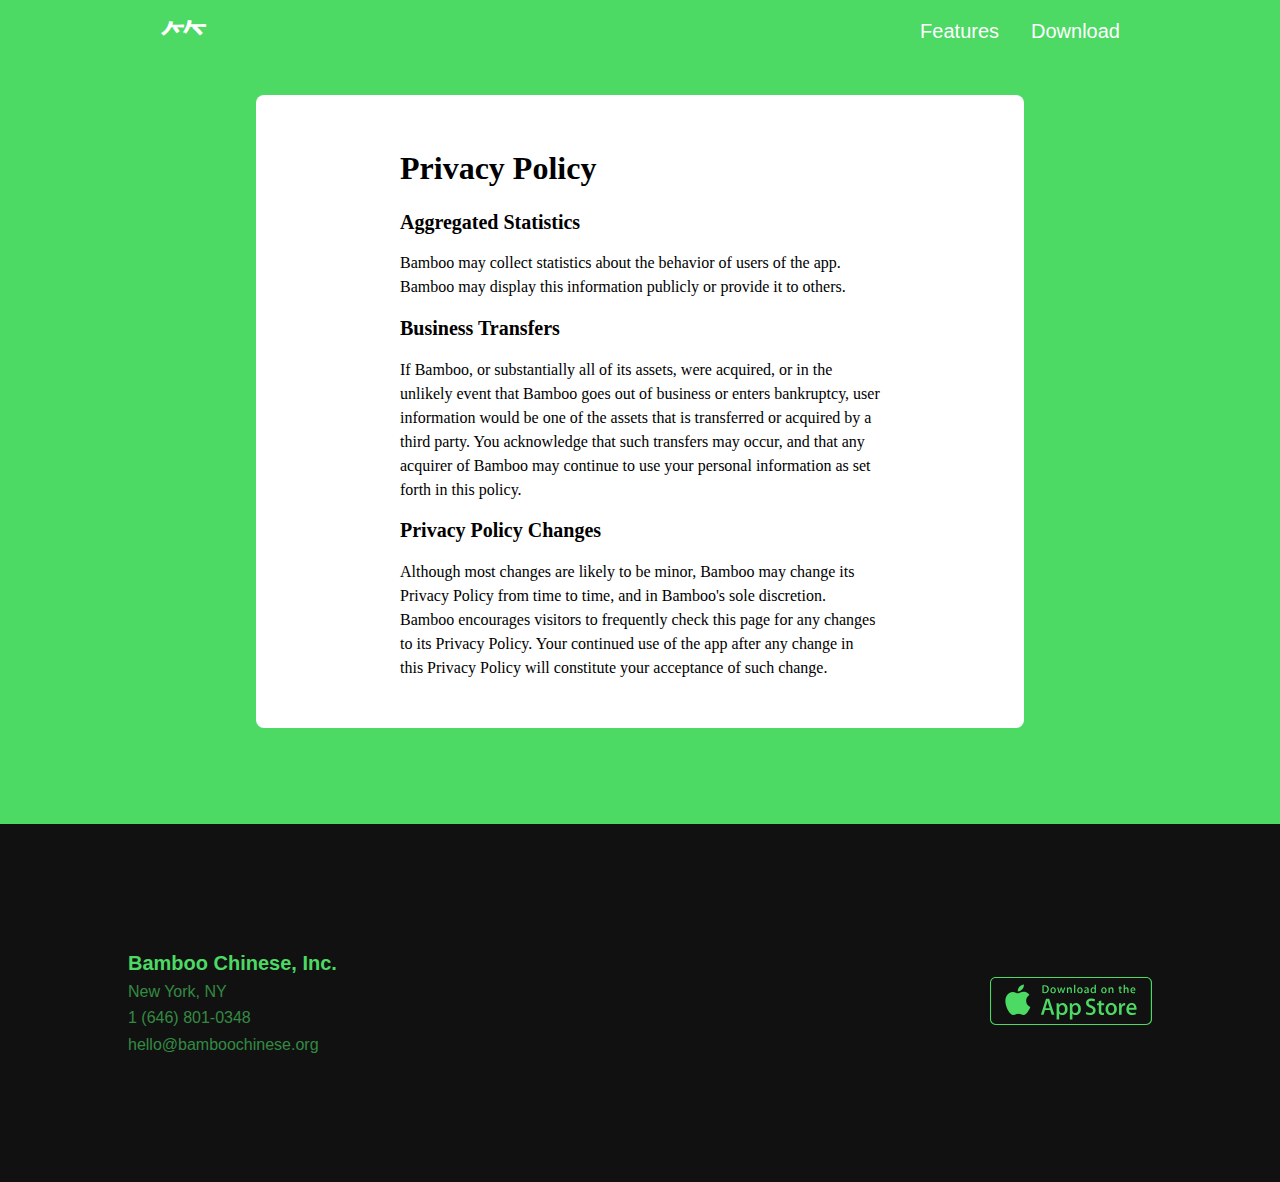
<file: privacy/index.html>
<!doctype html>
<html lang="en">
  <head>
    <meta charset="utf-8">
    <meta name="viewport" content="width=device-width, initial-scale=1, shrink-to-fit=no">
    <meta name="theme-color" content="#4cd964">
    <link rel="stylesheet" href="../tachyons.min.css"/>
    <link rel="manifest" href="../manifest.json">
    <link rel="shortcut icon" href="../favicon.ico">
    <title>Bamboo Chinese - Learn to Read and Write Characters</title>
    <style>
      html {
        background: -webkit-gradient(
            linear,
            left top,
            left bottom,
            color-stop(0.5, #111111),
            color-stop(0.5, #4cd964)
        );
        background: -o-linear-gradient(bottom, #111111 50%, #4cd964 50%);
        background: -moz-linear-gradient(bottom, #111111 50%, #4cd964 50%);
        background: -webkit-linear-gradient(bottom, #111111 50%, #4cd964 50%);
        background: -ms-linear-gradient(bottom, #111111 50%, #4cd964 50%);
        background: linear-gradient(to bottom, #111111 50%, #4cd964 50%);
      }
      .bg-green {
        background-color: #4cd964;
      }
      .green {
        color: #4cd964;
      }
      .bg-blue {
        background-color: #007AFF;
      }
      .blue {
        color: #007AFF;
      }
      .bg-gold {
        background-color: #ffcc00;
      }
      .bg-purple {
        background-color: #5856d6;
      }
      .w-iphone {
        min-width: 287px;
        width: 287px;
      }
      .h-iphone {
        min-height: 511px;
        height: 511px;
      }
      .w55 {
        width: 20rem;
      }
      .mbn5 {
        margin-bottom: -8rem;
      }
      .hover-bg-dark-blue:hover {
        background-color: #1a87ff
      }
      .br5 {
        border-top-left-radius: 2.5rem;
        border-top-right-radius: 2.5rem;
      }
      .shadow-iphone {
        box-shadow: 0px 0px 20px 0px rgba(0,0,0,0.125); 
      }
      .bg-clear {
        background-color: rgba(0,0,0,0.125);
      }
      .h25 {
        height: 3rem;
      }
    </style>
  </head>
  <body class="bg-white white sans-serif">
    <div class="bg-green">
      <div class="green-gradient">
      <header class="ph4 mw8 center pt0-ns pt4 flex flex-row-ns flex-column justify-between items-center">
          <a class="link f1 fw5 white h2" href="/">
            ⺮
          </a>
          <ul class="pl0 f4 fw5 sans-serif white flex-ns flex-row list justify-between items-center dn">
            <li class="pointer pa0">
              <a class="link white" href="../#features">
                Features
              </a>
            </li>
            <li class="pointer pa0 ml4">
              Download
            </li>
          </ul>
      </header>

      <div class="ph4-ns pv4 serif black lh-copy">
        <div class="bg-white mw7 br3-ns mb5 center pa4">
        <div class="measure center lh-title">
        <h1>Privacy Policy</h1>
        <h2 class="f4">Aggregated Statistics</h2>
        <p class="lh-copy">
Bamboo may collect statistics about the behavior of users of the app. Bamboo may display this information publicly or provide it to others.</p>

        <h2 class="f4">Business Transfers</h2>
<p class="lh-copy">If Bamboo, or substantially all of its assets, were acquired, or in the unlikely event that Bamboo goes out of business or enters bankruptcy, user information would be one of the assets that is transferred or acquired by a third party. You acknowledge that such transfers may occur, and that any acquirer of Bamboo may continue to use your personal information as set forth in this policy.</p>
        <h2 class="f4">Privacy Policy Changes</h2>
        <p class="lh-copy">
Although most changes are likely to be minor, Bamboo may change its Privacy Policy from time to time, and in Bamboo's sole discretion. Bamboo encourages visitors to frequently check this page for any changes to its Privacy Policy. Your continued use of the app after any change in this Privacy Policy will constitute your acceptance of such change.</p>
</div>
      </div>
    </div>

      

      <footer class="pv6 ph4 bg-near-black white">
        <div class="mw8 mh4 w-100 center flex flex-row-ns flex-column items-center justify-between">
          <div class="flex-column tl-ns tc">
            <p class="mv0 fw6 f4 sans-serif pb2 green">Bamboo Chinese, Inc.</p>
            <p class="mv0 f5 fw5 o-60 sans-serif pb2 green">New York, NY</p>
            <a href="tel:16468010348" class="db no-underline f5 fw5 mb2 green o-60">1 (646) 801-0348</a>
            <a href="mailto:oliver@bamboochinese.org" class="no-underline f5 fw5 mv2 green o-60">hello@bamboochinese.org</a>
          </div>
          <div class="pointer mv0-ns mt5">
          <svg version="1.1" id="US_UK_Download_on_the" xmlns="http://www.w3.org/2000/svg" xmlns:xlink="http://www.w3.org/1999/xlink"
   x="0px" y="0px"  class="h25" viewBox="0 0 135 40" enable-background="new 0 0 135 40" xml:space="preserve">
<g>
  <path fill="#4cd964" d="M130.197,40H4.729C2.122,40,0,37.872,0,35.267V4.726C0,2.12,2.122,0,4.729,0h125.468
    C132.803,0,135,2.12,135,4.726v30.541C135,37.872,132.803,40,130.197,40L130.197,40z"/>
  <path fill="#111" d="M134.032,35.268c0,2.116-1.714,3.83-3.834,3.83H4.729c-2.119,0-3.839-1.714-3.839-3.83V4.725
    c0-2.115,1.72-3.835,3.839-3.835h125.468c2.121,0,3.834,1.72,3.834,3.835L134.032,35.268L134.032,35.268z"/>
  <g>
    <g>
      <path fill="#4cd964" d="M30.128,19.784c-0.029-3.223,2.639-4.791,2.761-4.864c-1.511-2.203-3.853-2.504-4.676-2.528
        c-1.967-0.207-3.875,1.177-4.877,1.177c-1.022,0-2.565-1.157-4.228-1.123c-2.14,0.033-4.142,1.272-5.24,3.196
        c-2.266,3.923-0.576,9.688,1.595,12.859c1.086,1.553,2.355,3.287,4.016,3.226c1.625-0.067,2.232-1.036,4.193-1.036
        c1.943,0,2.513,1.036,4.207,0.997c1.744-0.028,2.842-1.56,3.89-3.127c1.255-1.78,1.759-3.533,1.779-3.623
        C33.507,24.924,30.161,23.647,30.128,19.784z"/>
      <path fill="#4cd964" d="M26.928,10.306c0.874-1.093,1.472-2.58,1.306-4.089c-1.265,0.056-2.847,0.875-3.758,1.944
        c-0.806,0.942-1.526,2.486-1.34,3.938C24.557,12.205,26.016,11.382,26.928,10.306z"/>
    </g>
  </g>
  <g>
    <path fill="#4cd964" d="M53.645,31.504h-2.271l-1.244-3.909h-4.324l-1.185,3.909h-2.211l4.284-13.308h2.646L53.645,31.504z
       M49.755,25.955L48.63,22.48c-0.119-0.355-0.342-1.191-0.671-2.507h-0.04c-0.131,0.566-0.342,1.402-0.632,2.507l-1.105,3.475
      H49.755z"/>
    <path fill="#4cd964" d="M64.662,26.588c0,1.632-0.441,2.922-1.323,3.869c-0.79,0.843-1.771,1.264-2.942,1.264
      c-1.264,0-2.172-0.454-2.725-1.362h-0.04v5.055h-2.132V25.067c0-1.026-0.027-2.079-0.079-3.159h1.875l0.119,1.521h0.04
      c0.711-1.146,1.79-1.718,3.238-1.718c1.132,0,2.077,0.447,2.833,1.342C64.284,23.949,64.662,25.127,64.662,26.588z M62.49,26.666
      c0-0.934-0.21-1.704-0.632-2.31c-0.461-0.632-1.08-0.948-1.856-0.948c-0.526,0-1.004,0.176-1.431,0.523
      c-0.428,0.35-0.708,0.807-0.839,1.373c-0.066,0.264-0.099,0.48-0.099,0.65v1.6c0,0.698,0.214,1.287,0.642,1.768
      s0.984,0.721,1.668,0.721c0.803,0,1.428-0.31,1.875-0.928C62.266,28.496,62.49,27.68,62.49,26.666z"/>
    <path fill="#4cd964" d="M75.699,26.588c0,1.632-0.441,2.922-1.324,3.869c-0.789,0.843-1.77,1.264-2.941,1.264
      c-1.264,0-2.172-0.454-2.724-1.362H68.67v5.055h-2.132V25.067c0-1.026-0.027-2.079-0.079-3.159h1.875l0.119,1.521h0.04
      c0.71-1.146,1.789-1.718,3.238-1.718c1.131,0,2.076,0.447,2.834,1.342C75.32,23.949,75.699,25.127,75.699,26.588z M73.527,26.666
      c0-0.934-0.211-1.704-0.633-2.31c-0.461-0.632-1.078-0.948-1.855-0.948c-0.527,0-1.004,0.176-1.432,0.523
      c-0.428,0.35-0.707,0.807-0.838,1.373c-0.065,0.264-0.099,0.48-0.099,0.65v1.6c0,0.698,0.214,1.287,0.64,1.768
      c0.428,0.48,0.984,0.721,1.67,0.721c0.803,0,1.428-0.31,1.875-0.928C73.303,28.496,73.527,27.68,73.527,26.666z"/>
    <path fill="#4cd964" d="M88.039,27.772c0,1.132-0.393,2.053-1.182,2.764c-0.867,0.777-2.074,1.165-3.625,1.165
      c-1.432,0-2.58-0.276-3.449-0.829l0.494-1.777c0.936,0.566,1.963,0.85,3.082,0.85c0.803,0,1.428-0.182,1.877-0.544
      c0.447-0.362,0.67-0.848,0.67-1.454c0-0.54-0.184-0.995-0.553-1.364c-0.367-0.369-0.98-0.712-1.836-1.029
      c-2.33-0.869-3.494-2.142-3.494-3.816c0-1.094,0.408-1.991,1.225-2.689c0.814-0.699,1.9-1.048,3.258-1.048
      c1.211,0,2.217,0.211,3.02,0.632l-0.533,1.738c-0.75-0.408-1.598-0.612-2.547-0.612c-0.75,0-1.336,0.185-1.756,0.553
      c-0.355,0.329-0.533,0.73-0.533,1.205c0,0.526,0.203,0.961,0.611,1.303c0.355,0.316,1,0.658,1.936,1.027
      c1.145,0.461,1.986,1,2.527,1.618C87.77,26.081,88.039,26.852,88.039,27.772z"/>
    <path fill="#4cd964" d="M95.088,23.508h-2.35v4.659c0,1.185,0.414,1.777,1.244,1.777c0.381,0,0.697-0.033,0.947-0.099l0.059,1.619
      c-0.42,0.157-0.973,0.236-1.658,0.236c-0.842,0-1.5-0.257-1.975-0.77c-0.473-0.514-0.711-1.376-0.711-2.587v-4.837h-1.4v-1.6h1.4
      v-1.757l2.094-0.632v2.389h2.35V23.508z"/>
    <path fill="#4cd964" d="M105.691,26.627c0,1.475-0.422,2.686-1.264,3.633c-0.883,0.975-2.055,1.461-3.516,1.461
      c-1.408,0-2.529-0.467-3.365-1.401s-1.254-2.113-1.254-3.534c0-1.487,0.43-2.705,1.293-3.652c0.861-0.948,2.023-1.422,3.484-1.422
      c1.408,0,2.541,0.467,3.396,1.402C105.283,24.021,105.691,25.192,105.691,26.627z M103.479,26.696
      c0-0.885-0.189-1.644-0.572-2.277c-0.447-0.766-1.086-1.148-1.914-1.148c-0.857,0-1.508,0.383-1.955,1.148
      c-0.383,0.634-0.572,1.405-0.572,2.317c0,0.885,0.189,1.644,0.572,2.276c0.461,0.766,1.105,1.148,1.936,1.148
      c0.814,0,1.453-0.39,1.914-1.168C103.281,28.347,103.479,27.58,103.479,26.696z"/>
    <path fill="#4cd964" d="M112.621,23.783c-0.211-0.039-0.436-0.059-0.672-0.059c-0.75,0-1.33,0.283-1.738,0.85
      c-0.355,0.5-0.533,1.132-0.533,1.895v5.035h-2.131l0.02-6.574c0-1.106-0.027-2.113-0.08-3.021h1.857l0.078,1.836h0.059
      c0.225-0.631,0.58-1.139,1.066-1.52c0.475-0.343,0.988-0.514,1.541-0.514c0.197,0,0.375,0.014,0.533,0.039V23.783z"/>
    <path fill="#4cd964" d="M122.156,26.252c0,0.382-0.025,0.704-0.078,0.967h-6.396c0.025,0.948,0.334,1.673,0.928,2.173
      c0.539,0.447,1.236,0.671,2.092,0.671c0.947,0,1.811-0.151,2.588-0.454l0.334,1.48c-0.908,0.396-1.98,0.593-3.217,0.593
      c-1.488,0-2.656-0.438-3.506-1.313c-0.848-0.875-1.273-2.05-1.273-3.524c0-1.447,0.395-2.652,1.186-3.613
      c0.828-1.026,1.947-1.539,3.355-1.539c1.383,0,2.43,0.513,3.141,1.539C121.873,24.047,122.156,25.055,122.156,26.252z
       M120.123,25.699c0.014-0.632-0.125-1.178-0.414-1.639c-0.369-0.593-0.936-0.889-1.699-0.889c-0.697,0-1.264,0.289-1.697,0.869
      c-0.355,0.461-0.566,1.014-0.631,1.658H120.123z"/>
  </g>
  <g>
    <g>
      <path fill="#4cd964" d="M49.05,10.009c0,1.177-0.353,2.063-1.058,2.658c-0.653,0.549-1.581,0.824-2.783,0.824
        c-0.596,0-1.106-0.026-1.533-0.078V6.982c0.557-0.09,1.157-0.136,1.805-0.136c1.145,0,2.008,0.249,2.59,0.747
        C48.723,8.156,49.05,8.961,49.05,10.009z M47.945,10.038c0-0.763-0.202-1.348-0.606-1.756c-0.404-0.407-0.994-0.611-1.771-0.611
        c-0.33,0-0.611,0.022-0.844,0.068v4.889c0.129,0.02,0.365,0.029,0.708,0.029c0.802,0,1.421-0.223,1.857-0.669
        S47.945,10.892,47.945,10.038z"/>
      <path fill="#4cd964" d="M54.909,11.037c0,0.725-0.207,1.319-0.621,1.785c-0.434,0.479-1.009,0.718-1.727,0.718
        c-0.692,0-1.243-0.229-1.654-0.689c-0.41-0.459-0.615-1.038-0.615-1.736c0-0.73,0.211-1.329,0.635-1.794s0.994-0.698,1.712-0.698
        c0.692,0,1.248,0.229,1.669,0.688C54.708,9.757,54.909,10.333,54.909,11.037z M53.822,11.071c0-0.435-0.094-0.808-0.281-1.119
        c-0.22-0.376-0.533-0.564-0.94-0.564c-0.421,0-0.741,0.188-0.961,0.564c-0.188,0.311-0.281,0.69-0.281,1.138
        c0,0.435,0.094,0.808,0.281,1.119c0.227,0.376,0.543,0.564,0.951,0.564c0.4,0,0.714-0.191,0.94-0.574
        C53.725,11.882,53.822,11.506,53.822,11.071z"/>
      <path fill="#4cd964" d="M62.765,8.719l-1.475,4.714h-0.96l-0.611-2.047c-0.155-0.511-0.281-1.019-0.379-1.523h-0.019
        c-0.091,0.518-0.217,1.025-0.379,1.523l-0.649,2.047h-0.971l-1.387-4.714h1.077l0.533,2.241c0.129,0.53,0.235,1.035,0.32,1.513
        h0.019c0.078-0.394,0.207-0.896,0.389-1.503l0.669-2.25h0.854l0.641,2.202c0.155,0.537,0.281,1.054,0.378,1.552h0.029
        c0.071-0.485,0.178-1.002,0.32-1.552l0.572-2.202H62.765z"/>
      <path fill="#4cd964" d="M68.198,13.433H67.15v-2.7c0-0.832-0.316-1.248-0.95-1.248c-0.311,0-0.562,0.114-0.757,0.343
        c-0.193,0.229-0.291,0.499-0.291,0.808v2.796h-1.048v-3.366c0-0.414-0.013-0.863-0.038-1.349h0.921l0.049,0.737h0.029
        c0.122-0.229,0.304-0.418,0.543-0.569c0.284-0.176,0.602-0.265,0.95-0.265c0.44,0,0.806,0.142,1.097,0.427
        c0.362,0.349,0.543,0.87,0.543,1.562V13.433z"/>
      <path fill="#4cd964" d="M71.088,13.433h-1.047V6.556h1.047V13.433z"/>
      <path fill="#4cd964" d="M77.258,11.037c0,0.725-0.207,1.319-0.621,1.785c-0.434,0.479-1.01,0.718-1.727,0.718
        c-0.693,0-1.244-0.229-1.654-0.689c-0.41-0.459-0.615-1.038-0.615-1.736c0-0.73,0.211-1.329,0.635-1.794s0.994-0.698,1.711-0.698
        c0.693,0,1.248,0.229,1.67,0.688C77.057,9.757,77.258,10.333,77.258,11.037z M76.17,11.071c0-0.435-0.094-0.808-0.281-1.119
        c-0.219-0.376-0.533-0.564-0.939-0.564c-0.422,0-0.742,0.188-0.961,0.564c-0.188,0.311-0.281,0.69-0.281,1.138
        c0,0.435,0.094,0.808,0.281,1.119c0.227,0.376,0.543,0.564,0.951,0.564c0.4,0,0.713-0.191,0.939-0.574
        C76.074,11.882,76.17,11.506,76.17,11.071z"/>
      <path fill="#4cd964" d="M82.33,13.433h-0.941l-0.078-0.543h-0.029c-0.322,0.433-0.781,0.65-1.377,0.65
        c-0.445,0-0.805-0.143-1.076-0.427c-0.246-0.258-0.369-0.579-0.369-0.96c0-0.576,0.24-1.015,0.723-1.319
        c0.482-0.304,1.16-0.453,2.033-0.446V10.3c0-0.621-0.326-0.931-0.979-0.931c-0.465,0-0.875,0.117-1.229,0.349l-0.213-0.688
        c0.438-0.271,0.979-0.407,1.617-0.407c1.232,0,1.85,0.65,1.85,1.95v1.736C82.262,12.78,82.285,13.155,82.33,13.433z
         M81.242,11.813v-0.727c-1.156-0.02-1.734,0.297-1.734,0.95c0,0.246,0.066,0.43,0.201,0.553c0.135,0.123,0.307,0.184,0.512,0.184
        c0.23,0,0.445-0.073,0.641-0.218c0.197-0.146,0.318-0.331,0.363-0.558C81.236,11.946,81.242,11.884,81.242,11.813z"/>
      <path fill="#4cd964" d="M88.285,13.433h-0.93l-0.049-0.757h-0.029c-0.297,0.576-0.803,0.864-1.514,0.864
        c-0.568,0-1.041-0.223-1.416-0.669s-0.562-1.025-0.562-1.736c0-0.763,0.203-1.381,0.611-1.853c0.395-0.44,0.879-0.66,1.455-0.66
        c0.633,0,1.076,0.213,1.328,0.64h0.02V6.556h1.049v5.607C88.248,12.622,88.26,13.045,88.285,13.433z M87.199,11.445v-0.786
        c0-0.136-0.01-0.246-0.029-0.33c-0.059-0.252-0.186-0.464-0.379-0.635c-0.195-0.171-0.43-0.257-0.701-0.257
        c-0.391,0-0.697,0.155-0.922,0.466c-0.223,0.311-0.336,0.708-0.336,1.193c0,0.466,0.107,0.844,0.322,1.135
        c0.227,0.31,0.533,0.465,0.916,0.465c0.344,0,0.619-0.129,0.828-0.388C87.1,12.069,87.199,11.781,87.199,11.445z"/>
      <path fill="#4cd964" d="M97.248,11.037c0,0.725-0.207,1.319-0.621,1.785c-0.434,0.479-1.008,0.718-1.727,0.718
        c-0.691,0-1.242-0.229-1.654-0.689c-0.41-0.459-0.615-1.038-0.615-1.736c0-0.73,0.211-1.329,0.635-1.794s0.994-0.698,1.713-0.698
        c0.691,0,1.248,0.229,1.668,0.688C97.047,9.757,97.248,10.333,97.248,11.037z M96.162,11.071c0-0.435-0.094-0.808-0.281-1.119
        c-0.221-0.376-0.533-0.564-0.941-0.564c-0.42,0-0.74,0.188-0.961,0.564c-0.188,0.311-0.281,0.69-0.281,1.138
        c0,0.435,0.094,0.808,0.281,1.119c0.227,0.376,0.543,0.564,0.951,0.564c0.4,0,0.715-0.191,0.941-0.574
        C96.064,11.882,96.162,11.506,96.162,11.071z"/>
      <path fill="#4cd964" d="M102.883,13.433h-1.047v-2.7c0-0.832-0.316-1.248-0.951-1.248c-0.311,0-0.562,0.114-0.756,0.343
        s-0.291,0.499-0.291,0.808v2.796h-1.049v-3.366c0-0.414-0.012-0.863-0.037-1.349h0.92l0.049,0.737h0.029
        c0.123-0.229,0.305-0.418,0.543-0.569c0.285-0.176,0.602-0.265,0.951-0.265c0.439,0,0.805,0.142,1.096,0.427
        c0.363,0.349,0.543,0.87,0.543,1.562V13.433z"/>
      <path fill="#4cd964" d="M109.936,9.504h-1.154v2.29c0,0.582,0.205,0.873,0.611,0.873c0.188,0,0.344-0.016,0.467-0.049
        l0.027,0.795c-0.207,0.078-0.479,0.117-0.814,0.117c-0.414,0-0.736-0.126-0.969-0.378c-0.234-0.252-0.35-0.676-0.35-1.271V9.504
        h-0.689V8.719h0.689V7.855l1.027-0.31v1.173h1.154V9.504z"/>
      <path fill="#4cd964" d="M115.484,13.433h-1.049v-2.68c0-0.845-0.316-1.268-0.949-1.268c-0.486,0-0.818,0.245-1,0.735
        c-0.031,0.103-0.049,0.229-0.049,0.377v2.835h-1.047V6.556h1.047v2.841h0.02c0.33-0.517,0.803-0.775,1.416-0.775
        c0.434,0,0.793,0.142,1.078,0.427c0.355,0.355,0.533,0.883,0.533,1.581V13.433z"/>
      <path fill="#4cd964" d="M121.207,10.853c0,0.188-0.014,0.346-0.039,0.475h-3.143c0.014,0.466,0.164,0.821,0.455,1.067
        c0.266,0.22,0.609,0.33,1.029,0.33c0.465,0,0.889-0.074,1.271-0.223l0.164,0.728c-0.447,0.194-0.973,0.291-1.582,0.291
        c-0.73,0-1.305-0.215-1.721-0.645c-0.418-0.43-0.625-1.007-0.625-1.731c0-0.711,0.193-1.303,0.582-1.775
        c0.406-0.504,0.955-0.756,1.648-0.756c0.678,0,1.193,0.252,1.541,0.756C121.068,9.77,121.207,10.265,121.207,10.853z
         M120.207,10.582c0.008-0.311-0.061-0.579-0.203-0.805c-0.182-0.291-0.459-0.437-0.834-0.437c-0.342,0-0.621,0.142-0.834,0.427
        c-0.174,0.227-0.277,0.498-0.311,0.815H120.207z"/>
    </g>
  </g>
</g>
</svg>
</div>
        </div>

      </footer>
    </div>
  </body>
</html>
</file>
